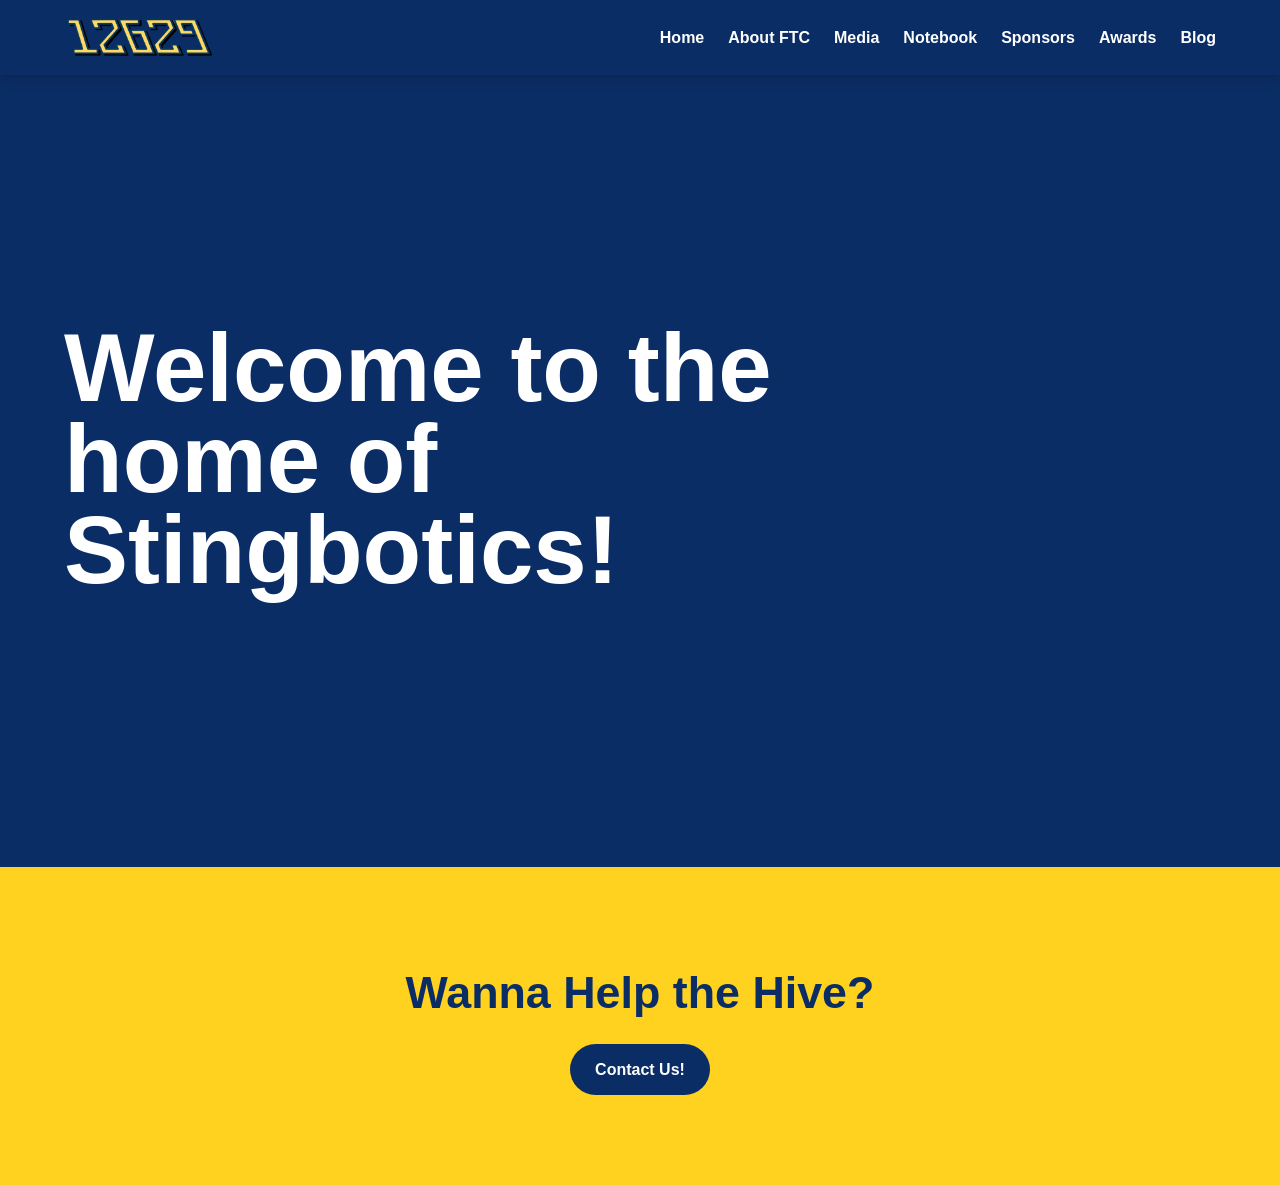
<file: index.html>
<!DOCTYPE html>
<html lang="en">
<head>
    <meta charset="UTF-8">
    <meta name="viewport" content="width=device-width, initial-scale=1.0">
    <title>Home | STINGBOTICS</title>
    <link rel="stylesheet" href="style.css">
</head>

<body>

    <!-- NAVIGATION -->
    <nav>
        <div class="nav-inner">

            <a href="index.html" class="logo">
                <img
                    src="images/image-removebg-preview(14).png"
                    alt="STINGBOTICS Team 12629"
                    class="team-logo"
                >
            </a>

            <ul class="nav-links">
                <li><a href="index.html">Home</a></li>
                <li><a href="about.html">About FTC</a></li>
                <li><a href="media.html">Media</a></li>
                <li><a href="notebook.html">Notebook</a></li>
                <li><a href="sponsors.html">Sponsors</a></li>
                <li><a href="awards.html">Awards</a></li>
                <li><a href="blog.html">Blog</a></li>
            </ul>

        </div>
    </nav>


    <!-- MAIN CONTENT -->
    <main>

        <!-- HOMEPAGE HERO / SLIDESHOW -->
        <section id="home" class="hero">

            <!-- BACKGROUND SLIDESHOW -->
            <div class="hero-slideshow" id="hero-slideshow" aria-hidden="true"></div>


            <!-- HERO TEXT -->
            <div class="container">

                <div class="hero-content">

                    <h1>
                        Welcome to the home of Stingbotics!
                    </h1>

                </div>

            </div>

        </section>


        <!-- CALL TO ACTION -->
        <section class="cta">

            <div class="container">

                <h2>
                    Wanna Help the Hive?
                </h2>

                <a
                    href="mailto:stingbotics12629@gmail.com"
                    class="button"
                >
                    Contact Us!
                </a>

            </div>

        </section>

    </main>

<script>
const slideshow = document.getElementById("hero-slideshow");

// GitHub repository information
const username = "paintbarrel";
const repository = "STINGBOTICS-WEBSITE";
const folder = "images/slides";

// GitHub API address
const apiURL = `https://api.github.com/repos/${username}/${repository}/contents/${folder}`;

async function loadSlideshow() {
    try {
        const response = await fetch(apiURL);

        if (!response.ok) {
            throw new Error("Could not retrieve slideshow images.");
        }

        const files = await response.json();

        // Keep only supported image files
        const images = files.filter(file =>
            /\.(jpg|jpeg|png|gif|webp)$/i.test(file.name)
        );

        if (images.length === 0) {
            console.warn("No slideshow images found.");
            return;
        }

        // One image is displayed at a time.
        // Each image gets an equal portion of the animation.
        const secondsPerImage = 6;
        const totalDuration = images.length * secondsPerImage;

        slideshow.style.setProperty(
            "--slideshow-duration",
            `${totalDuration}s`
        );

        images.forEach((image, index) => {
            const slide = document.createElement("div");

            slide.className = "slide";

            slide.style.backgroundImage = `url("${image.download_url}")`;
            slide.style.animationDelay = `${index * secondsPerImage}s`;

            slideshow.appendChild(slide);
        });

    } catch (error) {
        console.error("Slideshow error:", error);
    }
}

loadSlideshow();
</script>
    
</body>
</html>
</file>
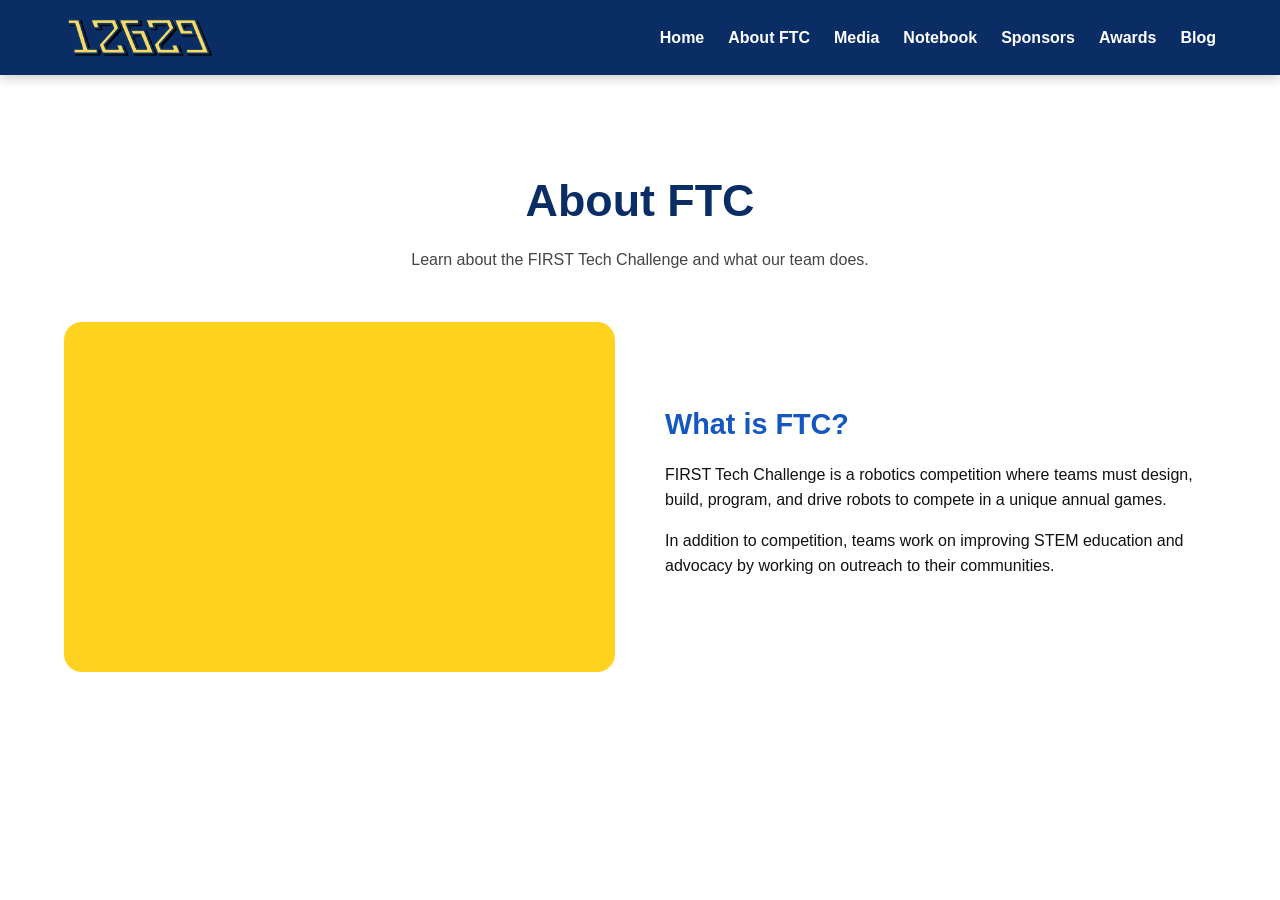
<file: about.html>
<!DOCTYPE html>
<html lang="en">
<head>
  <meta charset="UTF-8">
  <meta name="viewport" content="width=device-width, initial-scale=1.0">
  <title>About FTC | STINGBOTICS</title>
  <link rel="stylesheet" href="style.css">
</head>
<body>

<nav>
  <div class="nav-inner">
    <a href="index.html" class="logo">
    <img
        src="images/image-removebg-preview(14).png"
        alt="STINGBOTICS Team 12629"
        class="team-logo"
    >    <ul class="nav-links">
      <li><a href="index.html">Home</a></li>
      <li><a href="about.html">About FTC</a></li>
      <li><a href="media.html">Media</a></li>
      <li><a href="notebook.html">Notebook</a></li>
      <li><a href="sponsors.html">Sponsors</a></li>
      <li><a href="awards.html">Awards</a></li>
      <li><a href="blog.html">Blog</a></li>
    </ul>
  </div>
</nav>

<main>
<section id="about">

        <div class="container">

            <div class="section-heading">

                <h2>About FTC</h2>

                <p>
                    Learn about the FIRST Tech Challenge
                    and what our team does.
                </p>

            </div>


            <div class="about-grid">

                <div class="about-image">
                     
                </div>


                <div class="about-text">

                    <h3>What is FTC?</h3>

                    <p>
                        FIRST Tech Challenge is a robotics
                        competition where teams must design, build, program, and drive robots to compete in a unique annual games.
                    </p>

                    <p>
                        In addition to competition, teams work on improving 
                        STEM education and advocacy by working on outreach
                        to their communities.
                    </p>

                </div>

            </div>

        </div>

    </section>
</main>

</body>
</html>
</file>
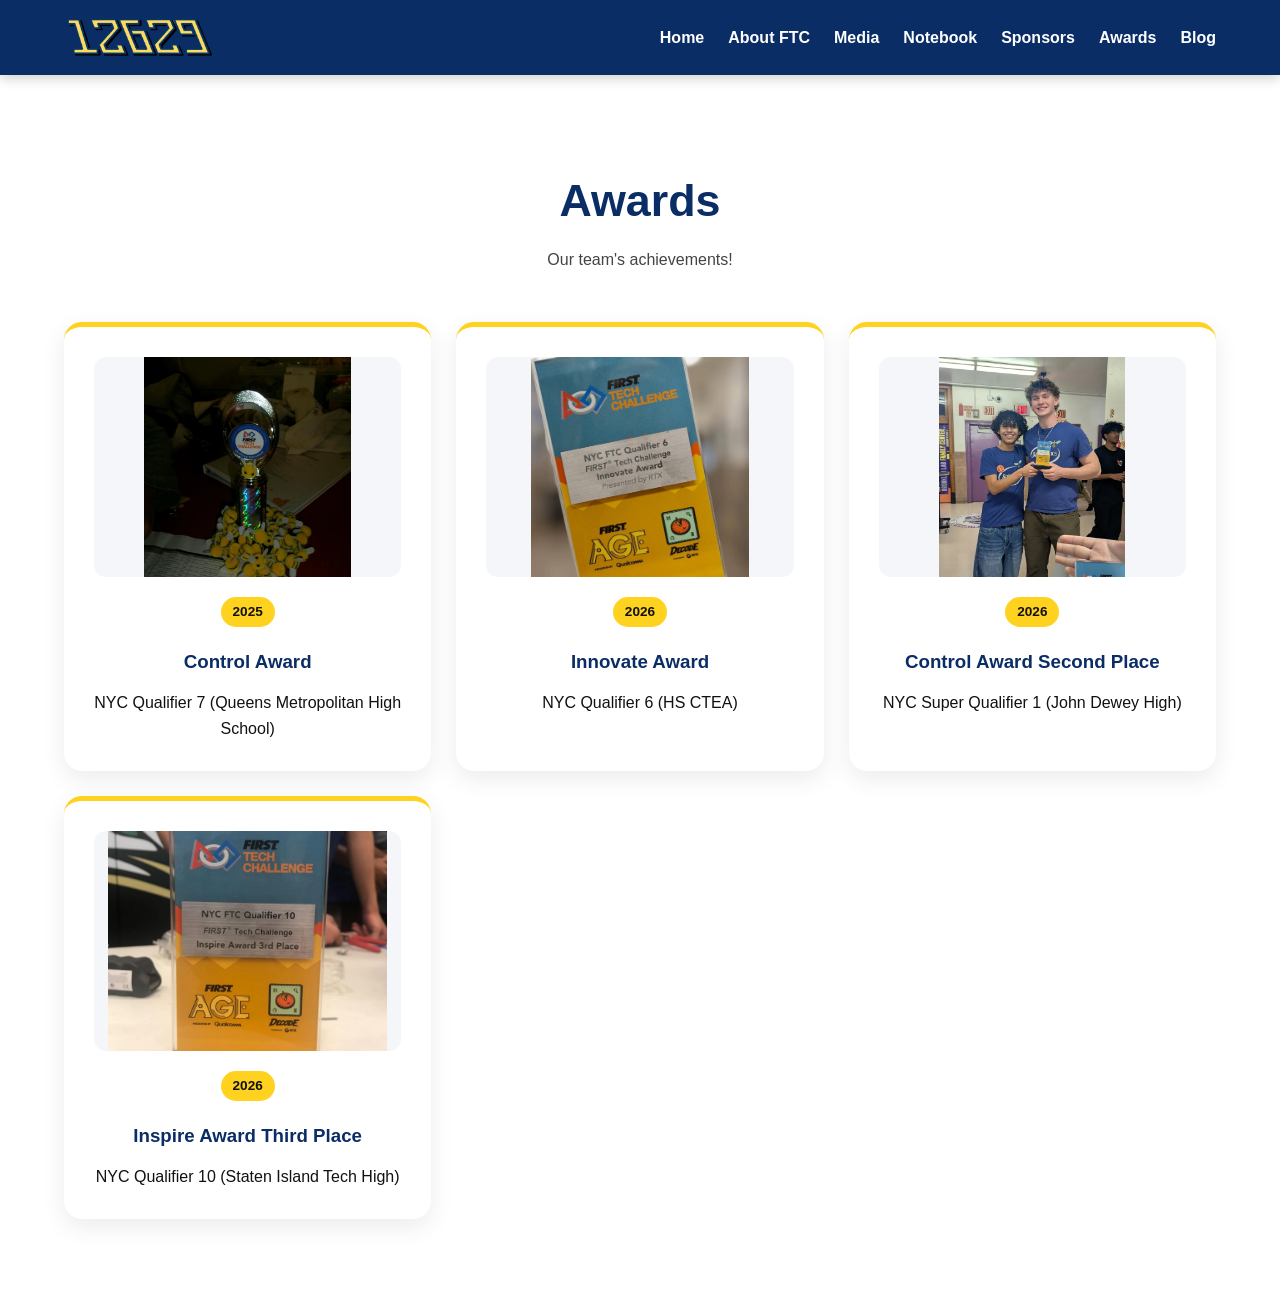
<file: awards.html>
<!DOCTYPE html>
<html lang="en">
<head>
    <meta charset="UTF-8">
    <meta name="viewport" content="width=device-width, initial-scale=1.0">
    <title>Awards | STINGBOTICS</title>
    <link rel="stylesheet" href="style.css">
</head>

<body>

    <!-- NAVIGATION -->
    <nav>
        <div class="nav-inner">

            <a href="index.html" class="logo">
                <img
                    src="images/image-removebg-preview(14).png"
                    alt="STINGBOTICS Team 12629"
                    class="team-logo"
                >
            </a>

            <ul class="nav-links">
                <li><a href="index.html">Home</a></li>
                <li><a href="about.html">About FTC</a></li>
                <li><a href="media.html">Media</a></li>
                <li><a href="notebook.html">Notebook</a></li>
                <li><a href="sponsors.html">Sponsors</a></li>
                <li><a href="awards.html">Awards</a></li>
                <li><a href="blog.html">Blog</a></li>
            </ul>

        </div>
    </nav>


    <!-- AWARDS -->
    <main>

        <section id="awards">

            <div class="container">

                <div class="section-heading">
                    <h2>Awards</h2>

                    <p>
                        Our team's achievements!
                    </p>
                </div>


                <div class="cards">

                    <!-- 2025 CONTROL AWARD -->
                    <div class="card award">

                        <div class="award-image">
                            <img
                                src="images/awards/control-2025.png"
                                alt="2025 Control Award"
                            >
                        </div>

                        <span class="award-year">
                            2025
                        </span>

                        <h3>
                            Control Award
                        </h3>

                        <p>
                            NYC Qualifier 7
                            (Queens Metropolitan High School)
                        </p>

                    </div>


                    <!-- 2026 INNOVATE AWARD -->
                    <div class="card award">

                        <div class="award-image">
                            <img
                                src="images/awards/innovate-2026.png"
                                alt="2026 Innovate Award"
                            >
                        </div>

                        <span class="award-year">
                            2026
                        </span>

                        <h3>
                            Innovate Award
                        </h3>

                        <p>
                            NYC Qualifier 6 (HS CTEA)
                        </p>

                    </div>


                    <!-- 2026 CONTROL AWARD SECOND PLACE -->
                    <div class="card award">

                        <div class="award-image">
                            <img
                                src="images/awards/control-second-2026.png"
                                alt="2026 Control Award Second Place"
                            >
                        </div>

                        <span class="award-year">
                            2026
                        </span>

                        <h3>
                            Control Award Second Place
                        </h3>

                        <p>
                            NYC Super Qualifier 1 (John Dewey High)
                        </p>

                    </div>


                    <!-- 2026 INSPIRE AWARD THIRD PLACE -->
                    <div class="card award">

                        <div class="award-image">
                            <img
                                src="images/awards/inspire-third-2026.png"
                                alt="2026 Inspire Award Third Place"
                            >
                        </div>

                        <span class="award-year">
                            2026
                        </span>

                        <h3>
                            Inspire Award Third Place
                        </h3>

                        <p>
                            NYC Qualifier 10 (Staten Island Tech High)
                        </p>

                    </div>

                </div>

            </div>

        </section>

    </main>


</body>
</html>
</file>
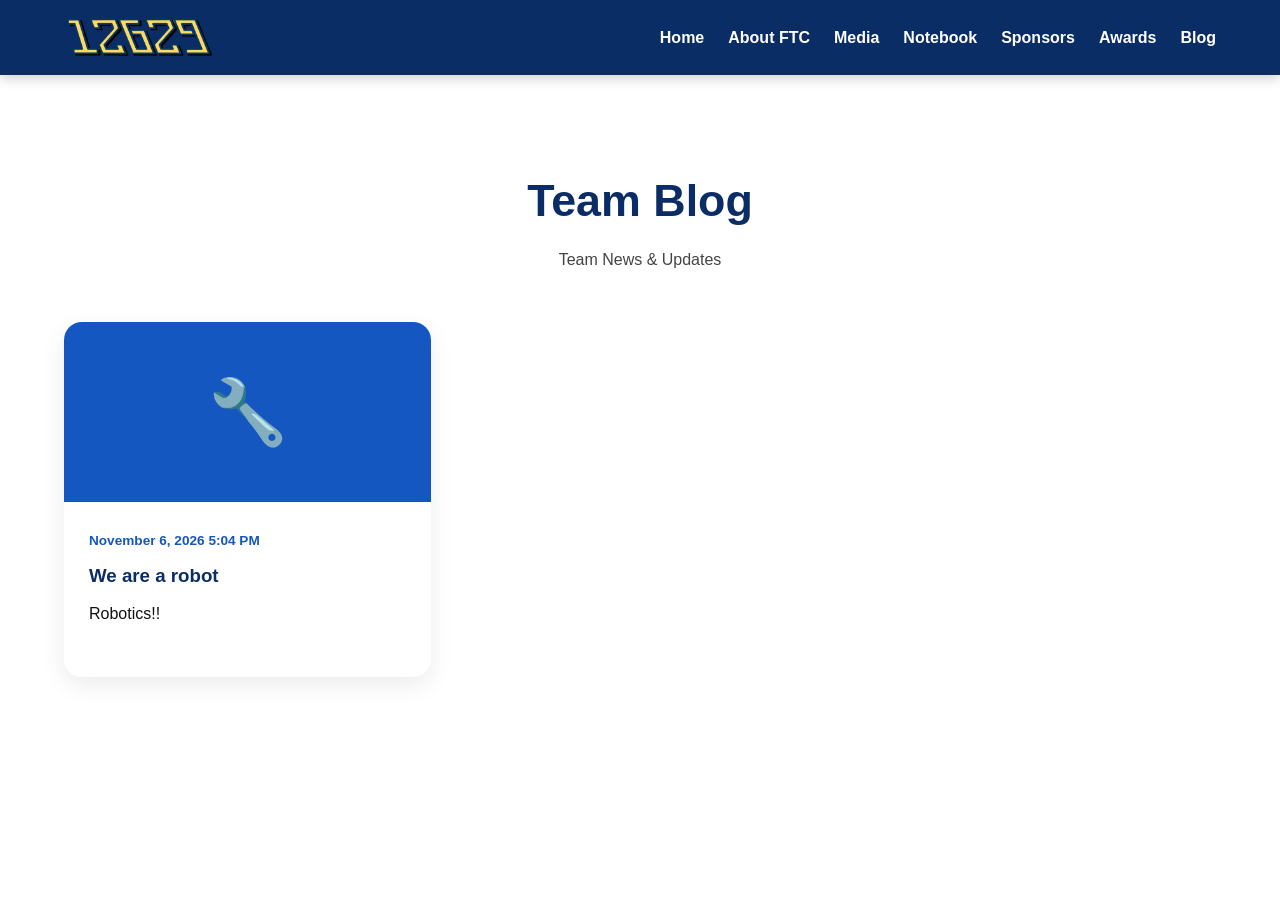
<file: blog.html>
<!DOCTYPE html>
<html lang="en">
<head>
  <meta charset="UTF-8">
  <meta name="viewport" content="width=device-width, initial-scale=1.0">
  <title>Team Blog | STINGBOTICS</title>
  <link rel="stylesheet" href="style.css">
</head>
<body>

<nav>
  <div class="nav-inner">
    <a href="index.html" class="logo">
    <img
        src="images/image-removebg-preview(14).png"
        alt="STINGBOTICS Team 12629"
        class="team-logo"
    >    <ul class="nav-links">
      <li><a href="index.html">Home</a></li>
      <li><a href="about.html">About FTC</a></li>
      <li><a href="media.html">Media</a></li>
      <li><a href="notebook.html">Notebook</a></li>
      <li><a href="sponsors.html">Sponsors</a></li>
      <li><a href="awards.html">Awards</a></li>
      <li><a href="blog.html">Blog</a></li>
    </ul>
  </div>
</nav>

<main>
<section id="blog">

        <div class="container">

            <div class="section-heading">

                <h2>Team Blog</h2>

                <p>
                    Team News & Updates
                </p>

            </div>


            <div class="blog-grid">


                <!--
                    copy this block for new posts
                -->

                <article class="blog-post">

                    <div class="blog-image">
                        🔧
                    </div>

                    <div class="blog-content">

                        <span class="blog-date">
                            November 6, 2026 5:04 PM
                        </span>

                        <h3>
                            We are a robot
                        </h3>

                        <p>
                            Robotics!!
                        </p>

                        <br>
<!--
                        <a href="#" class="button">
                            Read More
                        </a> 
                      -->

                    </div>

                </article>

            </div>

        </div>

    </section>
</main>

</body>
</html>
</file>
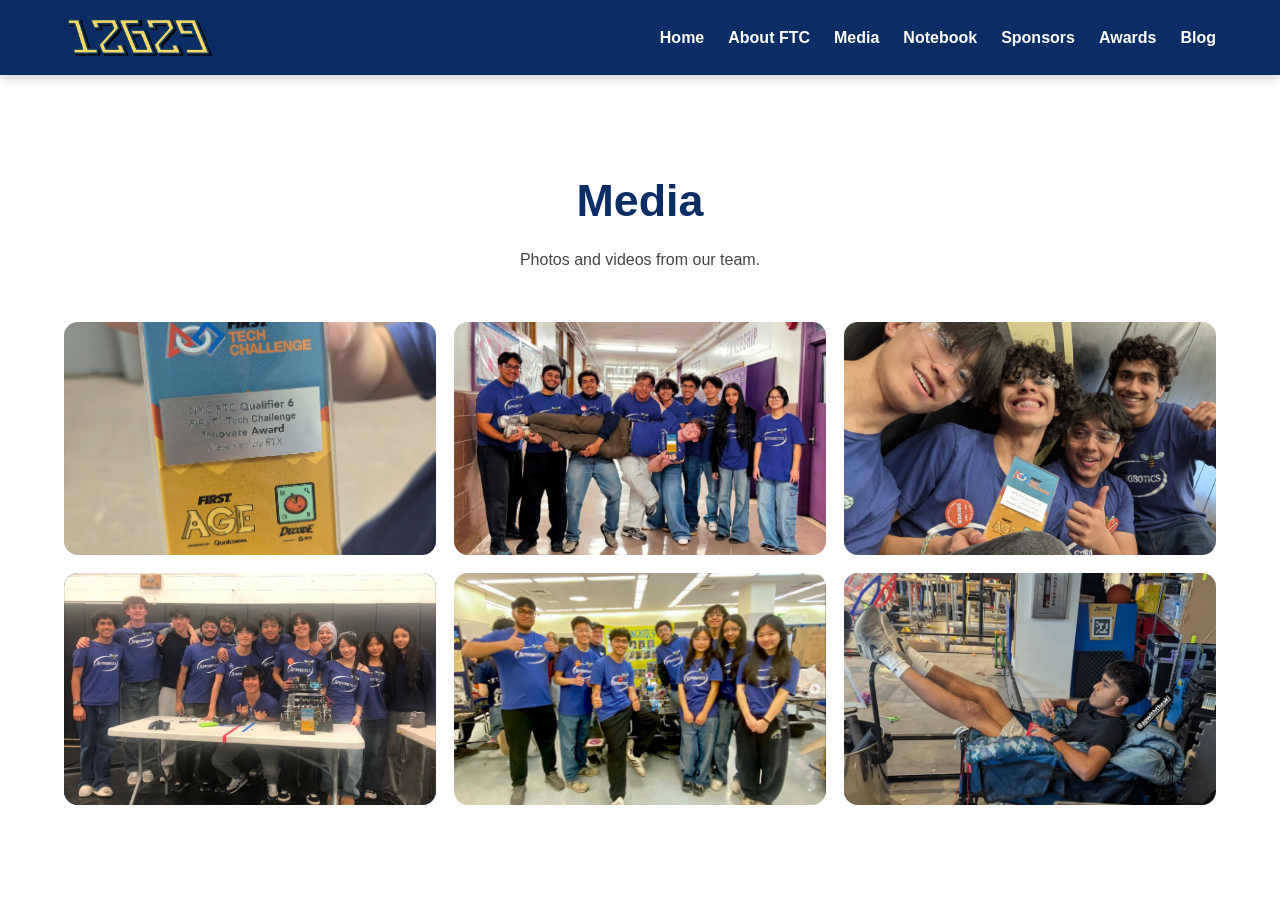
<file: media.html>
<!DOCTYPE html>
<html lang="en">
<head>
  <meta charset="UTF-8">
  <meta name="viewport" content="width=device-width, initial-scale=1.0">
  <title>Media | STINGBOTICS</title>
  <link rel="stylesheet" href="style.css">
</head>
<body>

<nav>
  <div class="nav-inner">
    <a href="index.html" class="logo">
    <img
        src="images/image-removebg-preview(14).png"
        alt="STINGBOTICS Team 12629"
        class="team-logo"
    >
    <ul class="nav-links">
      <li><a href="index.html">Home</a></li>
      <li><a href="about.html">About FTC</a></li>
      <li><a href="media.html">Media</a></li>
      <li><a href="notebook.html">Notebook</a></li>
      <li><a href="sponsors.html">Sponsors</a></li>
      <li><a href="awards.html">Awards</a></li>
      <li><a href="blog.html">Blog</a></li>
    </ul>
  </div>
</nav>

<main>
<section id="media">

        <div class="container">

            <div class="section-heading">

                <h2>Media</h2>

                <p>
                    Photos and videos from our team.
                </p>

            </div>


            <div class="gallery">

                <!--

                    replace a placeholder with:

                    <img src="images/photo.jpg"
                         alt="desc">

                    put pictures in "images" folder next to this file
                -->

                <div class="gallery-item">
                    <div class="gallery-placeholder">
                        <img src="images/1.jpeg"
                         alt="desc">
                    </div>
                </div>

                <div class="gallery-item">
                    <div class="gallery-placeholder">
                         <img src="images/2.png"
                         alt="desc">
                    </div>
                </div>

                <div class="gallery-item">
                    <div class="gallery-placeholder">
                        <img src="images/3.jpeg"
                         alt="desc">
                    </div>
                </div>

                <div class="gallery-item">
                    <div class="gallery-placeholder">
                        <img src="images/4.png"
                         alt="desc">
                    </div>
                </div>

                <div class="gallery-item">
                    <div class="gallery-placeholder">
                        <img src="images/Screenshot 2026-10-25 at 17-02-05 Instagram.png"
                         alt="desc">
                    </div>
                </div>

                <div class="gallery-item">
                    <div class="gallery-placeholder">
                        <img src="images/achinter.png"
                         alt="desc">
                    </div>
                </div>

            </div>

        </div>

    </section>
</main>


</body>
</html>
</file>
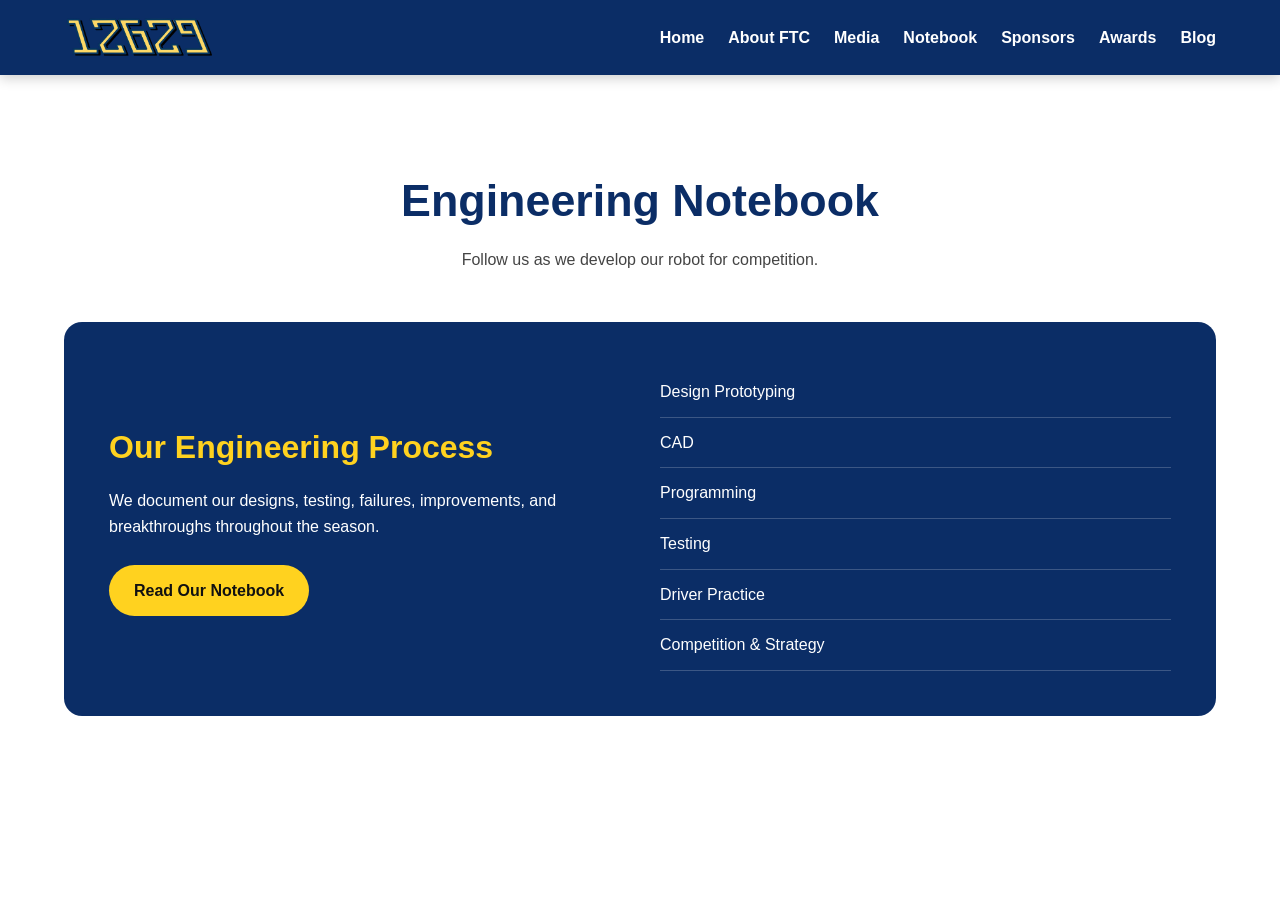
<file: notebook.html>
<!DOCTYPE html>
<html lang="en">
<head>
  <meta charset="UTF-8">
  <meta name="viewport" content="width=device-width, initial-scale=1.0">
  <title>Engineering Notebook | STINGBOTICS</title>
  <link rel="stylesheet" href="style.css">
</head>
<body>

<nav>
  <div class="nav-inner">
    <a href="index.html" class="logo">
    <img
        src="images/image-removebg-preview(14).png"
        alt="STINGBOTICS Team 12629"
        class="team-logo"
    >
      <ul class="nav-links">
      <li><a href="index.html">Home</a></li>
      <li><a href="about.html">About FTC</a></li>
      <li><a href="media.html">Media</a></li>
      <li><a href="notebook.html">Notebook</a></li>
      <li><a href="sponsors.html">Sponsors</a></li>
      <li><a href="awards.html">Awards</a></li>
      <li><a href="blog.html">Blog</a></li>
    </ul>
  </div>
</nav>

<main>
<section id="notebook">

        <div class="container">

            <div class="section-heading">

                <h2>Engineering Notebook</h2>

                <p>
                    Follow us as we develop our robot for competition.
                </p>

            </div>


            <div class="notebook">

                <div class="notebook-grid">

                    <div>

                        <h3>Our Engineering Process</h3>

                        <p>
                            We document our designs, testing,
                            failures, improvements, and
                            breakthroughs throughout the season.
                        </p>

                        <br>

                        <!--
                            EDIT THIS LINK:
                            Replace # with the link to your
                            actual notebook.
                        -->

                        <a href="#" class="button">
                            Read Our Notebook
                        </a>

                    </div>


                    <div>

                        <ul class="notebook-list">

                            <li>
                                Design Prototyping
                            </li>

                            <li>
                                CAD
                            </li>

                            <li>
                                Programming
                            </li>

                            <li>
                                Testing
                            </li>

                            <li>
                                Driver Practice
                            </li>

                            <li>
                                Competition & Strategy
                            </li>

                        </ul>

                    </div>

                </div>

            </div>

        </div>

    </section>
</main>


</body>
</html>
</file>
<file: style.css>
/* =====================================================
   WEBSITE COLORS
===================================================== */

:root {
    --blue: #1557c0;
    --dark-blue: #0b2d66;
    --yellow: #ffd21f;
    --light-yellow: #fff4b8;
    --white: #ffffff;
    --black: #111111;
    --gray: #f4f6fa;
    --dark-gray: #444444;

    --max-width: 1200px;
    --round: 18px;
}


/* =====================================================
   BASIC PAGE SETUP
===================================================== */

* {
    margin: 0;
    padding: 0;
    box-sizing: border-box;
    scroll-behavior: smooth;
}

body {
    font-family: Arial, Helvetica, sans-serif;
    color: var(--black);
    background: var(--white);
    line-height: 1.6;
}

img {
    max-width: 100%;
    display: block;
}

a {
    color: inherit;
    text-decoration: none;
}

.container {
    width: 90%;
    max-width: var(--max-width);
    margin: auto;
}


/* =====================================================
   NAVIGATION
===================================================== */

nav {
    position: sticky;
    top: 0;
    z-index: 1000;
    background: var(--dark-blue);
    color: white;
    box-shadow: 0 3px 12px rgba(0, 0, 0, 0.2);
}

.nav-inner {
    max-width: var(--max-width);
    width: 90%;
    margin: auto;
    min-height: 75px;

    display: flex;
    align-items: center;
    justify-content: space-between;
    gap: 30px;
}

.logo {
    display: flex;
    align-items: center;
    gap: 10px;
    font-size: 1.3rem;
    font-weight: 900;
}

.bee-small {
    font-size: 2rem;
}

.team-logo {
    display: block;
    width: 150px;
    height: auto;
    max-width: 30vw;
    object-fit: contain;
}

.nav-links {
    display: flex;
    align-items: center;
    gap: 24px;
    list-style: none;
}

.nav-links a {
    font-weight: bold;
    transition: 0.2s;
}

.nav-links a:hover {
    color: var(--yellow);
}


/* =====================================================
   HERO / HOME SLIDESHOW
===================================================== */

.hero {
    min-height: 88vh;
    display: flex;
    align-items: center;

    position: relative;
    isolation: isolate;
    overflow: hidden;

    background: var(--dark-blue);
    color: white;
}



.hero-slideshow {
    position: absolute;
    inset: 0;
    z-index: -1;
    overflow: hidden;
    background: var(--dark-blue);
}

.hero-slideshow .slide {
    position: absolute;
    inset: -3%;
    background-position: center;
    background-size: cover;
    background-repeat: no-repeat;
    opacity: 0;
    animation: cascade-slideshow var(--slideshow-duration) infinite;
    will-change: opacity, transform;
}

@keyframes cascade-slideshow {
    0% {
        opacity: 0;
        transform: scale(1.08) translateX(2%);
    }

    5% {
        opacity: 1;
    }

    22% {
        opacity: 1;
        transform: scale(1) translateX(-1%);
    }

    27% {
        opacity: 0;
        transform: scale(0.98) translateX(-3%);
    }

    100% {
        opacity: 0;
        transform: scale(0.98) translateX(-3%);
    }
}




.hero::before {
    content: "";
    position: absolute;
    inset: 0;
    z-index: 0;

    background: linear-gradient(
        110deg,
        rgba(11, 45, 102, 0.88),
        rgba(11, 45, 102, 0.42)
    );

    pointer-events: none;
}

/* Keep homepage content above slideshow */

.hero .container {
    position: relative;
    z-index: 1;
}

.hero-content {
    max-width: 800px;
    position: relative;
    z-index: 2;
}

.hero h1 {
    font-size: clamp(3rem, 8vw, 6rem);
    line-height: 0.95;
    margin-bottom: 25px;
}

.yellow {
    color: var(--yellow);
}

.hero p {
    font-size: 1.25rem;
    max-width: 650px;
    margin-bottom: 35px;
}

.buttons {
    display: flex;
    flex-wrap: wrap;
    gap: 15px;
}

.button {
    display: inline-block;
    padding: 13px 25px;
    border-radius: 999px;
    font-weight: bold;
    background: var(--yellow);
    color: var(--black);
    transition: 0.2s;
}

.button:hover {
    transform: translateY(-3px);
    box-shadow: 0 8px 20px rgba(0, 0, 0, 0.2);
}

.button-outline {
    background: transparent;
    color: white;
    border: 2px solid white;
}

.button-outline:hover {
    background: white;
    color: var(--dark-blue);
}


/* =====================================================
   GENERAL SECTIONS
===================================================== */

section {
    padding: 90px 0;
    scroll-margin-top: 75px;
}

section:nth-child(even) {
    background: var(--gray);
}

.section-heading {
    text-align: center;
    margin-bottom: 50px;
}

.section-heading h2 {
    font-size: 2.8rem;
    color: var(--dark-blue);
    margin-bottom: 10px;
}

.section-heading p {
    color: var(--dark-gray);
    max-width: 700px;
    margin: auto;
}


/* =====================================================
   CARDS
===================================================== */

.cards {
    display: grid;
    grid-template-columns: repeat(3, 1fr);
    gap: 25px;
}

.card {
    background: white;
    padding: 30px;
    border-radius: var(--round);
    box-shadow: 0 8px 25px rgba(0, 0, 0, 0.08);
    border-top: 5px solid var(--yellow);
    transition: 0.2s;
}

.card:hover {
    transform: translateY(-5px);
}

.card-icon {
    font-size: 2.5rem;
    margin-bottom: 15px;
}

.card h3 {
    color: var(--dark-blue);
    margin-bottom: 10px;
}


/* =====================================================
   ABOUT FTC
===================================================== */

.about-grid {
    display: grid;
    grid-template-columns: 1fr 1fr;
    gap: 50px;
    align-items: center;
}

.about-image {
    min-height: 350px;
    display: flex;
    align-items: center;
    justify-content: center;
    background: var(--yellow);
    border-radius: var(--round);
    font-size: 8rem;
}

.about-text h3 {
    color: var(--blue);
    font-size: 1.8rem;
    margin-bottom: 15px;
}

.about-text p {
    margin-bottom: 15px;
}


/* =====================================================
   MEDIA
===================================================== */

.gallery {
    display: grid;
    grid-template-columns: repeat(3, 1fr);
    gap: 18px;
}

.gallery-item {
    aspect-ratio: 16 / 10;
    overflow: hidden;
    border-radius: 14px;
    background: var(--dark-blue);
    position: relative;
}

.gallery-item img {
    width: 100%;
    height: 100%;
    object-fit: cover;
    transition: 0.3s;
}

.gallery-item:hover img {
    transform: scale(1.05);
}

.gallery-placeholder {
    height: 100%;
    display: flex;
    align-items: center;
    justify-content: center;
    color: white;
    font-size: 4rem;
}


/* =====================================================
   ENGINEERING NOTEBOOK
===================================================== */

.notebook {
    background: var(--dark-blue);
    color: white;
    border-radius: var(--round);
    padding: 45px;
}

.notebook h3 {
    color: var(--yellow);
    font-size: 2rem;
    margin-bottom: 15px;
}

.notebook-grid {
    display: grid;
    grid-template-columns: 1fr 1fr;
    gap: 40px;
    align-items: center;
}

.notebook-list {
    list-style: none;
}

.notebook-list li {
    padding: 12px 0;
    border-bottom: 1px solid rgba(255, 255, 255, 0.2);
}

.notebook-list li::before {
    content: "  ";
}


/* =====================================================
   SPONSORS
===================================================== */

.sponsors {
    display: grid;
    grid-template-columns: repeat(4, 1fr);
    gap: 20px;
}

.sponsor {
    min-height: 140px;
    display: flex;
    align-items: center;
    justify-content: center;
    background: white;
    border-radius: var(--round);
    border: 2px solid #e5e5e5;
    font-weight: bold;
    text-align: center;
    padding: 20px;
    transition: 0.2s;
}

.sponsor:hover {
    border-color: var(--yellow);
    transform: translateY(-3px);
}


/* =====================================================
   AWARDS
===================================================== */

.award {
    text-align: center;
}

.award-icon {
    font-size: 3rem;
    margin-bottom: 15px;
}

.award-year {
    display: inline-block;
    background: var(--yellow);
    padding: 4px 12px;
    border-radius: 999px;
    font-size: 0.85rem;
    font-weight: bold;
    margin-bottom: 12px;
}


/* =====================================================
   BLOG
===================================================== */

.blog-grid {
    display: grid;
    grid-template-columns: repeat(3, 1fr);
    gap: 25px;
}

.blog-post {
    background: white;
    border-radius: var(--round);
    overflow: hidden;
    box-shadow: 0 8px 25px rgba(0, 0, 0, 0.08);
}

.blog-image {
    height: 180px;
    display: flex;
    align-items: center;
    justify-content: center;
    background: var(--blue);
    color: white;
    font-size: 4rem;
}

.blog-content {
    padding: 25px;
}

.blog-date {
    color: var(--blue);
    font-size: 0.85rem;
    font-weight: bold;
}

.blog-content h3 {
    margin: 8px 0 10px;
    color: var(--dark-blue);
}


/* =====================================================
   CALL TO ACTION
===================================================== */

.cta {
    background: var(--yellow);
    text-align: center;
}

.cta h2 {
    font-size: 2.8rem;
    color: var(--dark-blue);
    margin-bottom: 15px;
}

.cta p {
    max-width: 650px;
    margin: 0 auto 25px;
}

.cta .button {
    background: var(--dark-blue);
    color: white;
}


/* =====================================================
   FOOTER
===================================================== */

footer {
    background: var(--dark-blue);
    color: white;
    padding: 50px 0;
}

.footer-grid {
    display: grid;
    grid-template-columns: 2fr 1fr 1fr;
    gap: 40px;
}

footer h3 {
    color: var(--yellow);
    margin-bottom: 15px;
}

footer ul {
    list-style: none;
}

footer li {
    margin-bottom: 8px;
}

.copyright {
    margin-top: 40px;
    padding-top: 20px;
    border-top: 1px solid rgba(255, 255, 255, 0.2);
    text-align: center;
    font-size: 0.9rem;
    opacity: 0.8;
}


/* =====================================================
   MOBILE / TABLET
===================================================== */

@media (max-width: 850px) {

    .nav-inner {
        flex-direction: column;
        padding: 15px 0;
    }

    .nav-links {
        flex-wrap: wrap;
        justify-content: center;
        gap: 12px;
    }

    .nav-links a {
        font-size: 0.9rem;
    }

    .hero {
        min-height: 80vh;
    }

    .cards,
    .gallery,
    .blog-grid {
        grid-template-columns: 1fr 1fr;
    }

    .sponsors {
        grid-template-columns: 1fr 1fr;
    }

    .about-grid,
    .notebook-grid,
    .footer-grid {
        grid-template-columns: 1fr;
    }
}


/* =====================================================
   SMALL MOBILE SCREENS
===================================================== */

@media (max-width: 550px) {

    .cards,
    .gallery,
    .blog-grid,
    .sponsors {
        grid-template-columns: 1fr;
    }

    section {
        padding: 65px 0;
    }

    .hero h1 {
        font-size: 3.5rem;
    }

    .notebook {
        padding: 25px;
    }

    .team-logo {
        width: 125px;
    }
}


/* =====================================================
   REDUCED MOTION ACCESSIBILITY
===================================================== */

@media (prefers-reduced-motion: reduce) {
    .hero-slideshow .slide {
        animation: none;
    }

    .hero-slideshow .slide-1 {
        opacity: 1;
        transform: none;
    }

    * {
        scroll-behavior: auto;
    }
}

main > section.cta {
    background: var(--yellow);
}


/* =====================================================
   AWARD IMAGES
===================================================== */

.award-image {
    width: 100%;
    height: 220px;
    margin-bottom: 20px;
    overflow: hidden;
    border-radius: 12px;
    background: var(--gray);
}

.award-image img {
    width: 100%;
    height: 100%;
    object-fit: contain;
    transition: transform 0.3s ease;
}

.award:hover .award-image img {
    transform: scale(1.04);
}

/* Make award cards align consistently */
.award {
    display: flex;
    flex-direction: column;
    align-items: center;
}

.award h3 {
    margin: 8px 0;
}

.award p {
    margin-top: 5px;
}
</file>
